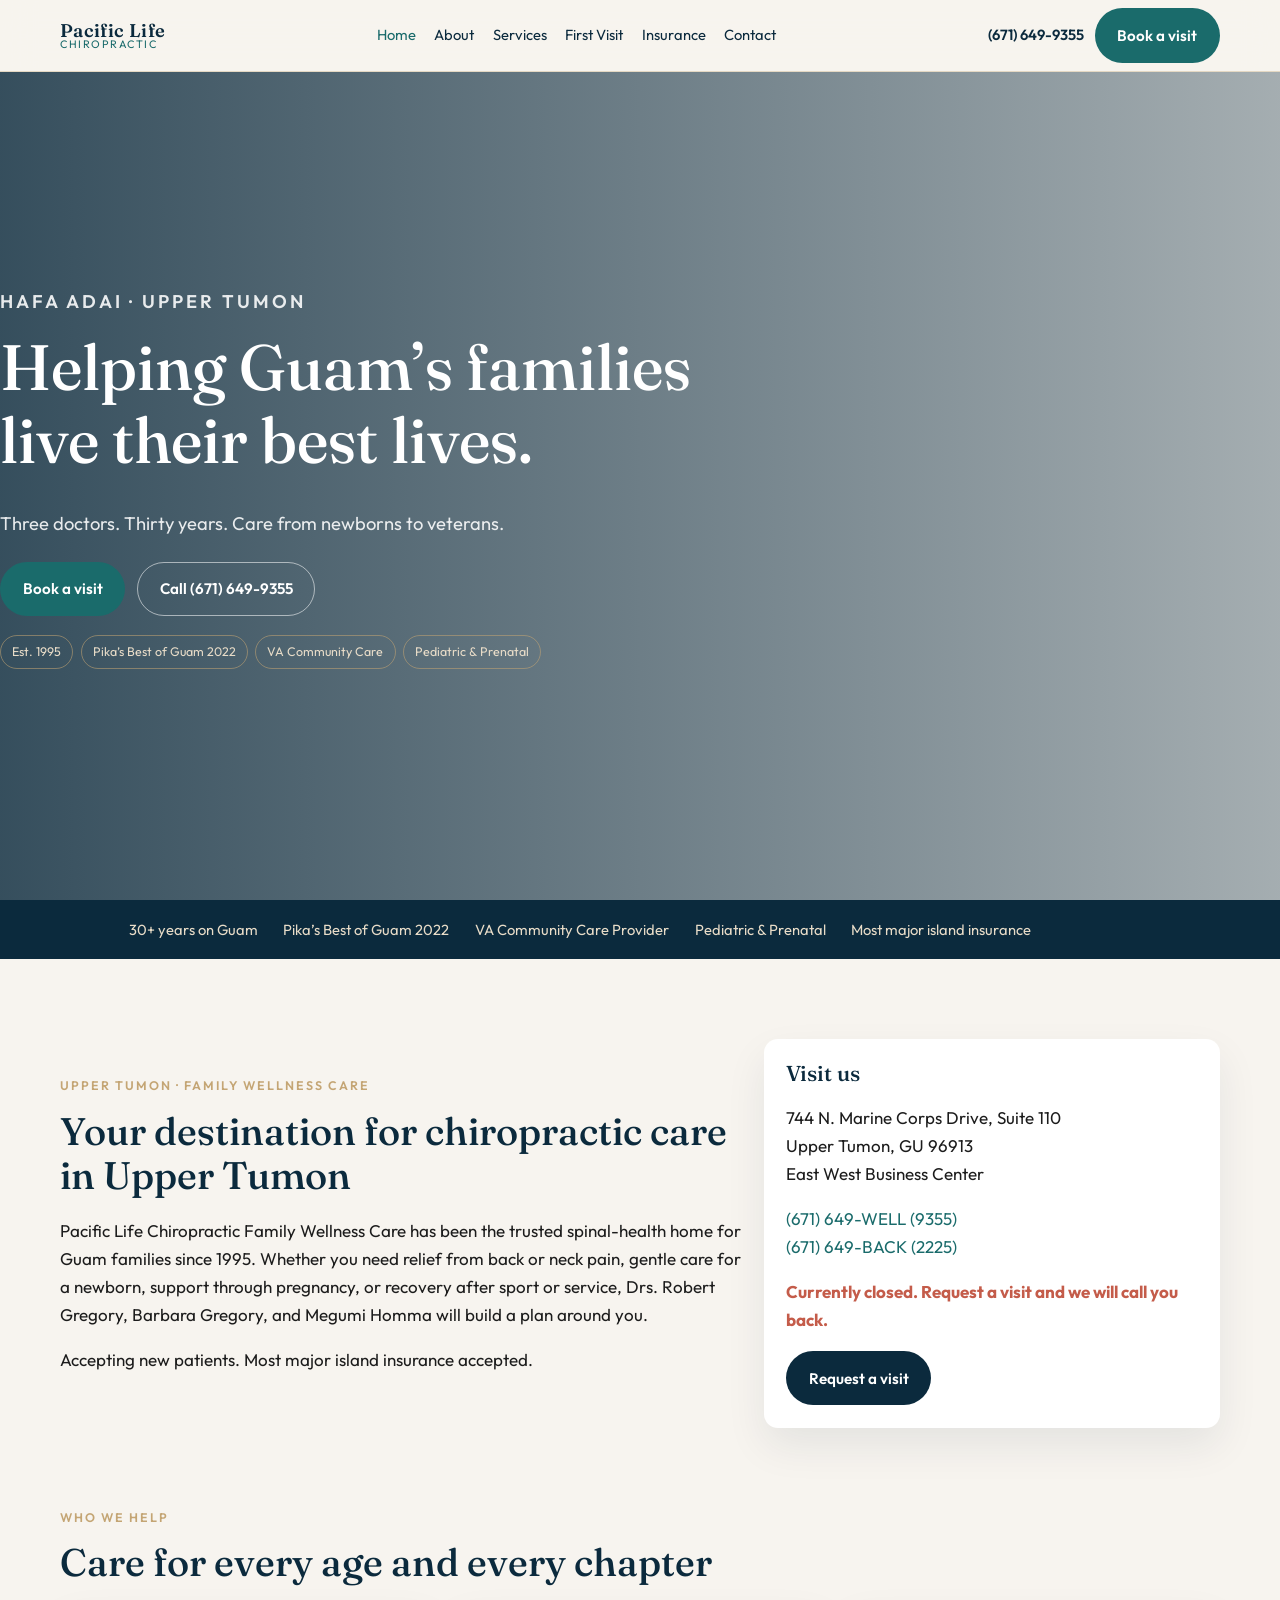
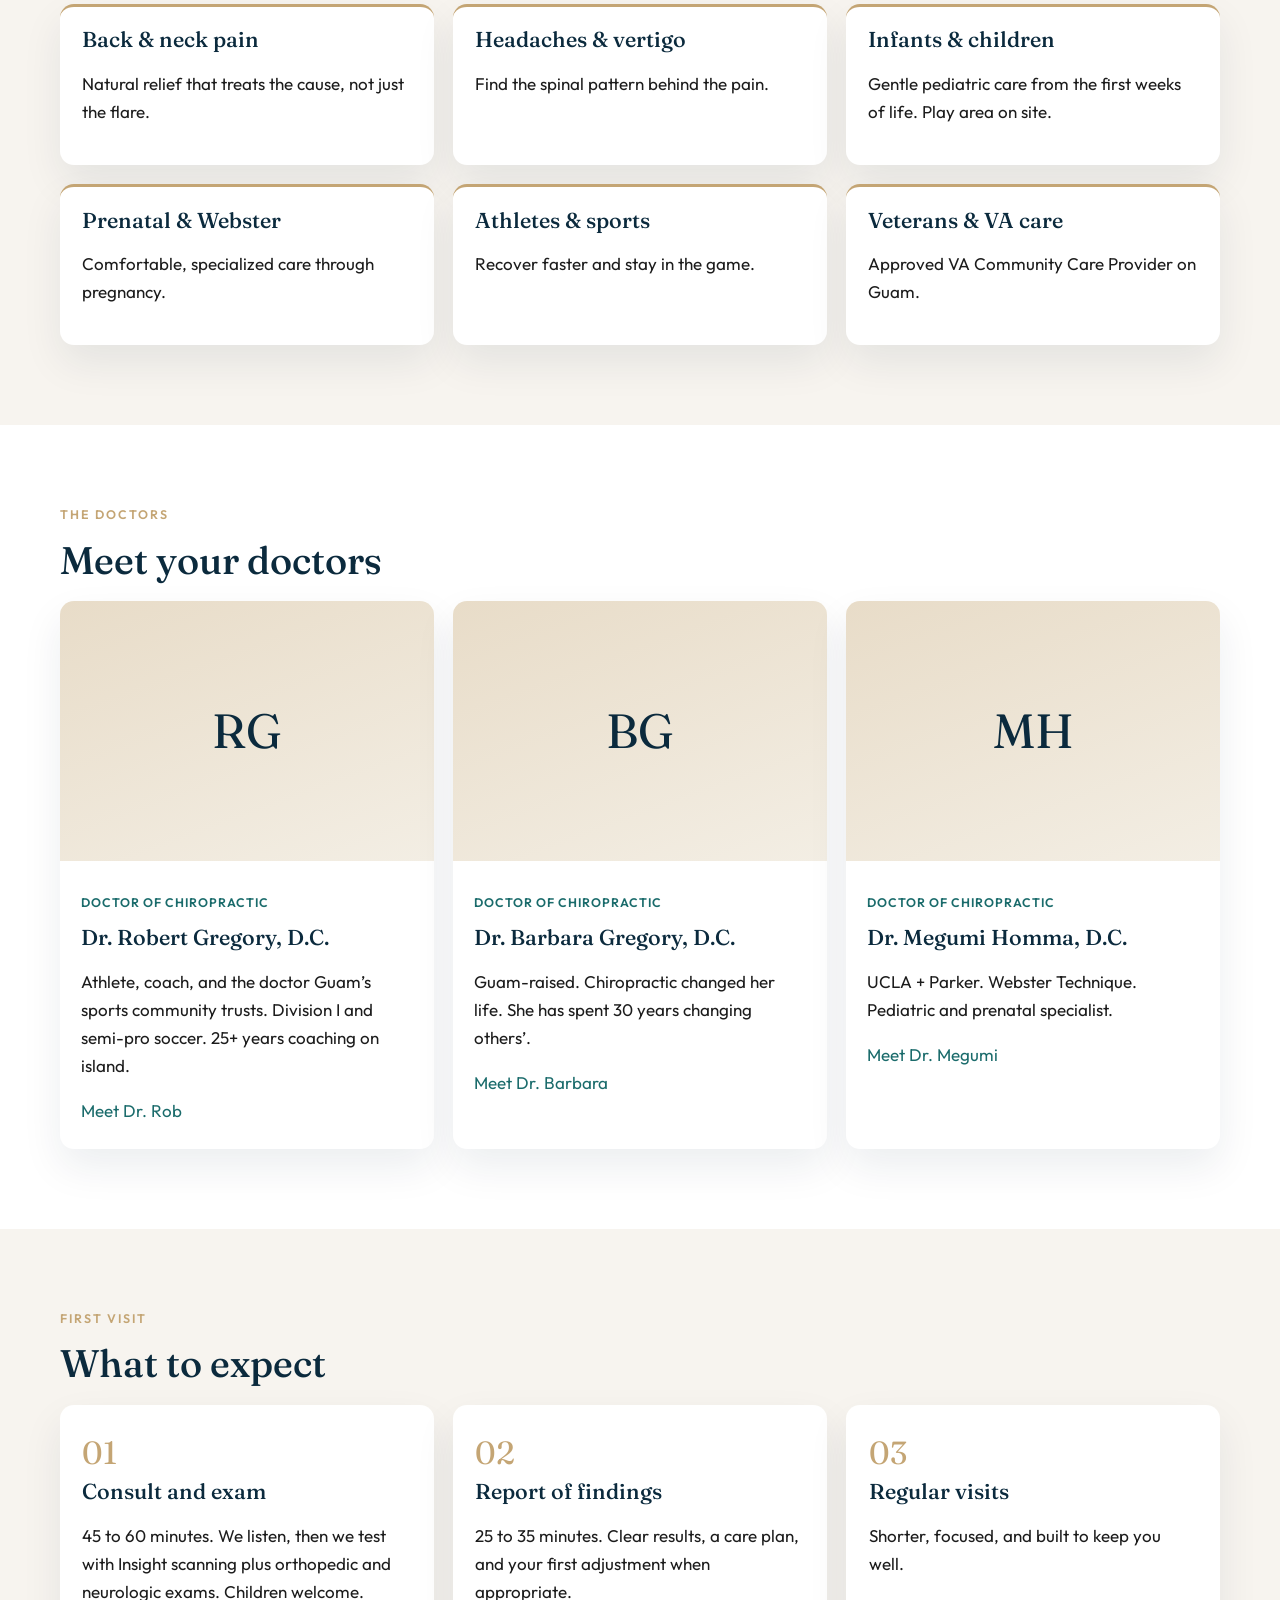
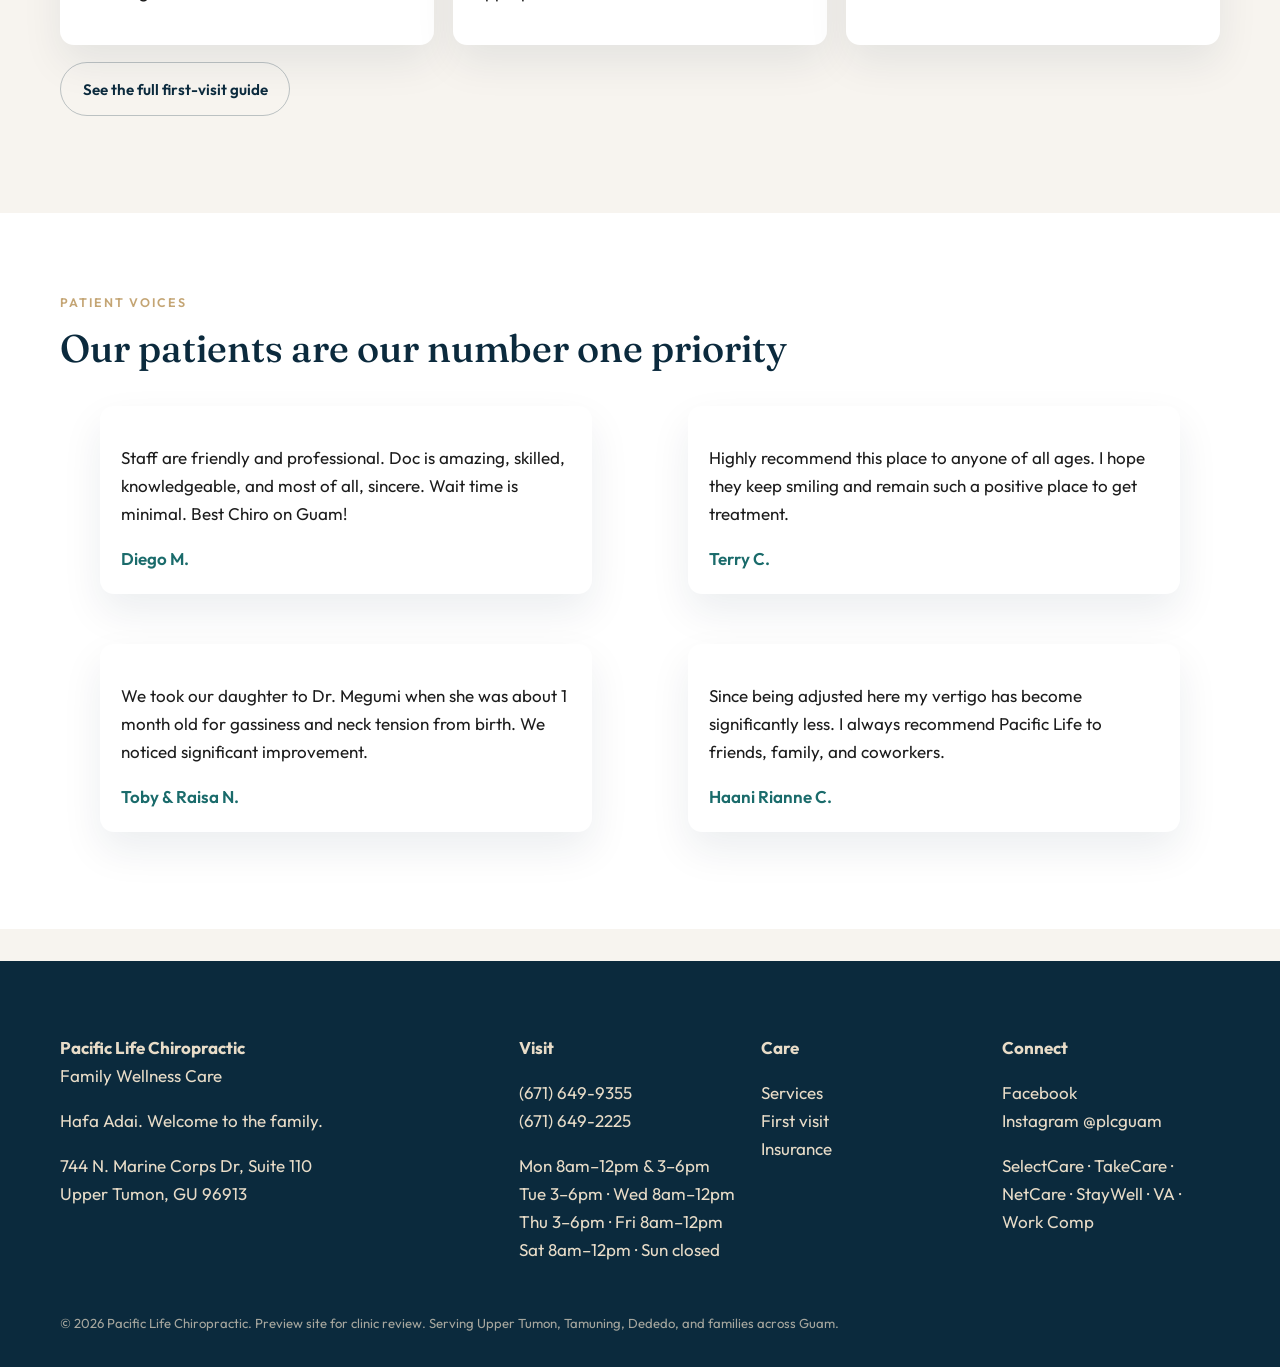
<file: index.html>
<!DOCTYPE html>
<html lang="en">
<head>
  <meta charset="UTF-8">
  <meta name="viewport" content="width=device-width, initial-scale=1">
  <title>Family Chiropractic in Upper Tumon | Pacific Life Chiropractic Guam</title>
  <meta name="description" content="Trusted chiropractic care for Guam families since 1995. Drs. Robert Gregory, Barbara Gregory, and Megumi Homma. Pediatric, prenatal, sports, and VA care in Upper Tumon.">
  <link rel="preconnect" href="https://fonts.googleapis.com">
  <link rel="preconnect" href="https://fonts.gstatic.com" crossorigin>
  <link href="https://fonts.googleapis.com/css2?family=Fraunces:opsz,wght@9..144,500;9..144,600&family=Outfit:wght@400;500;600;700&display=swap" rel="stylesheet">
  <link rel="stylesheet" href="css/styles.css">
</head>
<body>
  <a class="skip" href="#main">Skip to content</a>
  <header class="site">
    <div class="wrap header-inner">
      <a class="brand" href="index.html">
        <b>Pacific Life</b>
        <span>Chiropractic</span>
      </a>
      <nav class="desk" aria-label="Primary">
        <a href="index.html" aria-current="page">Home</a>
        <a href="about.html">About</a>
        <a href="services.html">Services</a>
        <a href="first-visit.html">First Visit</a>
        <a href="insurance.html">Insurance</a>
        <a href="contact.html">Contact</a>
      </nav>
      <div class="actions">
        <a class="phone-link" href="tel:+16716499355">(671) 649-9355</a>
        <a class="btn btn-teal" href="contact.html">Book a visit</a>
        <button class="menu-btn" type="button" data-menu aria-expanded="false" aria-label="Open menu">Menu</button>
      </div>
    </div>
  </header>
  <nav class="mobile-nav" data-mobile-nav>
    <a href="index.html">Home</a>
    <a href="about.html">About</a>
    <a href="services.html">Services</a>
    <a href="first-visit.html">First Visit</a>
    <a href="insurance.html">Insurance</a>
    <a href="contact.html">Contact</a>
  </nav>

  <main id="main">
    <section class="hero">
      <div class="hero-inner">
        <p class="eyebrow">Hafa Adai · Upper Tumon</p>
        <h1>Helping Guam’s families live their best lives.</h1>
        <p>Three doctors. Thirty years. Care from newborns to veterans.</p>
        <div class="hero-ctas">
          <a class="btn btn-teal" href="contact.html">Book a visit</a>
          <a class="btn btn-ghost" href="tel:+16716499355">Call (671) 649-9355</a>
        </div>
        <div class="chips">
          <span class="chip">Est. 1995</span>
          <span class="chip">Pika’s Best of Guam 2022</span>
          <span class="chip">VA Community Care</span>
          <span class="chip">Pediatric &amp; Prenatal</span>
        </div>
      </div>
    </section>

    <div class="trust">
      <ul class="wrap">
        <li>30+ years on Guam</li>
        <li>Pika’s Best of Guam 2022</li>
        <li>VA Community Care Provider</li>
        <li>Pediatric &amp; Prenatal</li>
        <li>Most major island insurance</li>
      </ul>
    </div>

    <section class="section">
      <div class="wrap intro-grid">
        <div>
          <p class="eyebrow">Upper Tumon · Family Wellness Care</p>
          <h2>Your destination for chiropractic care in Upper Tumon</h2>
          <p>Pacific Life Chiropractic Family Wellness Care has been the trusted spinal-health home for Guam families since 1995. Whether you need relief from back or neck pain, gentle care for a newborn, support through pregnancy, or recovery after sport or service, Drs. Robert Gregory, Barbara Gregory, and Megumi Homma will build a plan around you.</p>
          <p>Accepting new patients. Most major island insurance accepted.</p>
        </div>
        <aside class="panel">
          <h3>Visit us</h3>
          <p>744 N. Marine Corps Drive, Suite 110<br>Upper Tumon, GU 96913<br>East West Business Center</p>
          <p><a href="tel:+16716499355">(671) 649-WELL (9355)</a><br><a href="tel:+16716492225">(671) 649-BACK (2225)</a></p>
          <p class="hours-live" data-hours-status></p>
          <a class="btn btn-navy" href="contact.html">Request a visit</a>
        </aside>
      </div>
    </section>

    <section class="section" style="padding-top:0">
      <div class="wrap">
        <p class="eyebrow">Who we help</p>
        <h2>Care for every age and every chapter</h2>
        <div class="cards">
          <article class="card"><h3>Back &amp; neck pain</h3><p>Natural relief that treats the cause, not just the flare.</p></article>
          <article class="card"><h3>Headaches &amp; vertigo</h3><p>Find the spinal pattern behind the pain.</p></article>
          <article class="card"><h3>Infants &amp; children</h3><p>Gentle pediatric care from the first weeks of life. Play area on site.</p></article>
          <article class="card"><h3>Prenatal &amp; Webster</h3><p>Comfortable, specialized care through pregnancy.</p></article>
          <article class="card"><h3>Athletes &amp; sports</h3><p>Recover faster and stay in the game.</p></article>
          <article class="card"><h3>Veterans &amp; VA care</h3><p>Approved VA Community Care Provider on Guam.</p></article>
        </div>
      </div>
    </section>

    <section class="section" style="background:#fff">
      <div class="wrap">
        <p class="eyebrow">The doctors</p>
        <h2>Meet your doctors</h2>
        <div class="doctors">
          <article class="doc">
            <div class="doc-photo" aria-hidden="true">RG</div>
            <div class="doc-body">
              <p class="cred">Doctor of Chiropractic</p>
              <h3>Dr. Robert Gregory, D.C.</h3>
              <p>Athlete, coach, and the doctor Guam’s sports community trusts. Division I and semi-pro soccer. 25+ years coaching on island.</p>
              <a href="about.html">Meet Dr. Rob</a>
            </div>
          </article>
          <article class="doc">
            <div class="doc-photo" aria-hidden="true">BG</div>
            <div class="doc-body">
              <p class="cred">Doctor of Chiropractic</p>
              <h3>Dr. Barbara Gregory, D.C.</h3>
              <p>Guam-raised. Chiropractic changed her life. She has spent 30 years changing others’.</p>
              <a href="about.html">Meet Dr. Barbara</a>
            </div>
          </article>
          <article class="doc">
            <div class="doc-photo" aria-hidden="true">MH</div>
            <div class="doc-body">
              <p class="cred">Doctor of Chiropractic</p>
              <h3>Dr. Megumi Homma, D.C.</h3>
              <p>UCLA + Parker. Webster Technique. Pediatric and prenatal specialist.</p>
              <a href="about.html">Meet Dr. Megumi</a>
            </div>
          </article>
        </div>
      </div>
    </section>

    <section class="section">
      <div class="wrap">
        <p class="eyebrow">First visit</p>
        <h2>What to expect</h2>
        <div class="steps">
          <article class="step"><div class="num">01</div><h3>Consult and exam</h3><p>45 to 60 minutes. We listen, then we test with Insight scanning plus orthopedic and neurologic exams. Children welcome.</p></article>
          <article class="step"><div class="num">02</div><h3>Report of findings</h3><p>25 to 35 minutes. Clear results, a care plan, and your first adjustment when appropriate.</p></article>
          <article class="step"><div class="num">03</div><h3>Regular visits</h3><p>Shorter, focused, and built to keep you well.</p></article>
        </div>
        <p><a class="btn btn-outline" href="first-visit.html">See the full first-visit guide</a></p>
      </div>
    </section>

    <section class="section" style="background:#fff">
      <div class="wrap">
        <p class="eyebrow">Patient voices</p>
        <h2>Our patients are our number one priority</h2>
        <div class="reviews">
          <blockquote class="quote"><p>Staff are friendly and professional. Doc is amazing, skilled, knowledgeable, and most of all, sincere. Wait time is minimal. Best Chiro on Guam!</p><footer>Diego M.</footer></blockquote>
          <blockquote class="quote"><p>Highly recommend this place to anyone of all ages. I hope they keep smiling and remain such a positive place to get treatment.</p><footer>Terry C.</footer></blockquote>
          <blockquote class="quote"><p>We took our daughter to Dr. Megumi when she was about 1 month old for gassiness and neck tension from birth. We noticed significant improvement.</p><footer>Toby &amp; Raisa N.</footer></blockquote>
          <blockquote class="quote"><p>Since being adjusted here my vertigo has become significantly less. I always recommend Pacific Life to friends, family, and coworkers.</p><footer>Haani Rianne C.</footer></blockquote>
        </div>
      </div>
    </section>
  </main>

  <footer class="footer">
    <div class="wrap footer-grid">
      <div>
        <p><b>Pacific Life Chiropractic</b><br>Family Wellness Care</p>
        <p>Hafa Adai. Welcome to the family.</p>
        <p>744 N. Marine Corps Dr, Suite 110<br>Upper Tumon, GU 96913</p>
      </div>
      <div>
        <p><b>Visit</b></p>
        <p><a href="tel:+16716499355">(671) 649-9355</a><br><a href="tel:+16716492225">(671) 649-2225</a></p>
        <p>Mon 8am–12pm &amp; 3–6pm<br>Tue 3–6pm · Wed 8am–12pm<br>Thu 3–6pm · Fri 8am–12pm<br>Sat 8am–12pm · Sun closed</p>
      </div>
      <div>
        <p><b>Care</b></p>
        <p><a href="services.html">Services</a><br><a href="first-visit.html">First visit</a><br><a href="insurance.html">Insurance</a></p>
      </div>
      <div>
        <p><b>Connect</b></p>
        <p><a href="https://www.facebook.com/pacificlifechiropracticguam">Facebook</a><br><a href="https://www.instagram.com/plcguam">Instagram @plcguam</a></p>
        <p>SelectCare · TakeCare · NetCare · StayWell · VA · Work Comp</p>
      </div>
    </div>
    <p class="wrap fine">© 2026 Pacific Life Chiropractic. Preview site for clinic review. Serving Upper Tumon, Tamuning, Dededo, and families across Guam.</p>
  </footer>

  <div class="mobile-dock">
    <a class="btn btn-ghost" href="tel:+16716499355">Call</a>
    <a class="btn btn-teal" href="contact.html">Book a visit</a>
  </div>
  <script src="js/main.js"></script>
</body>
</html>
</file>
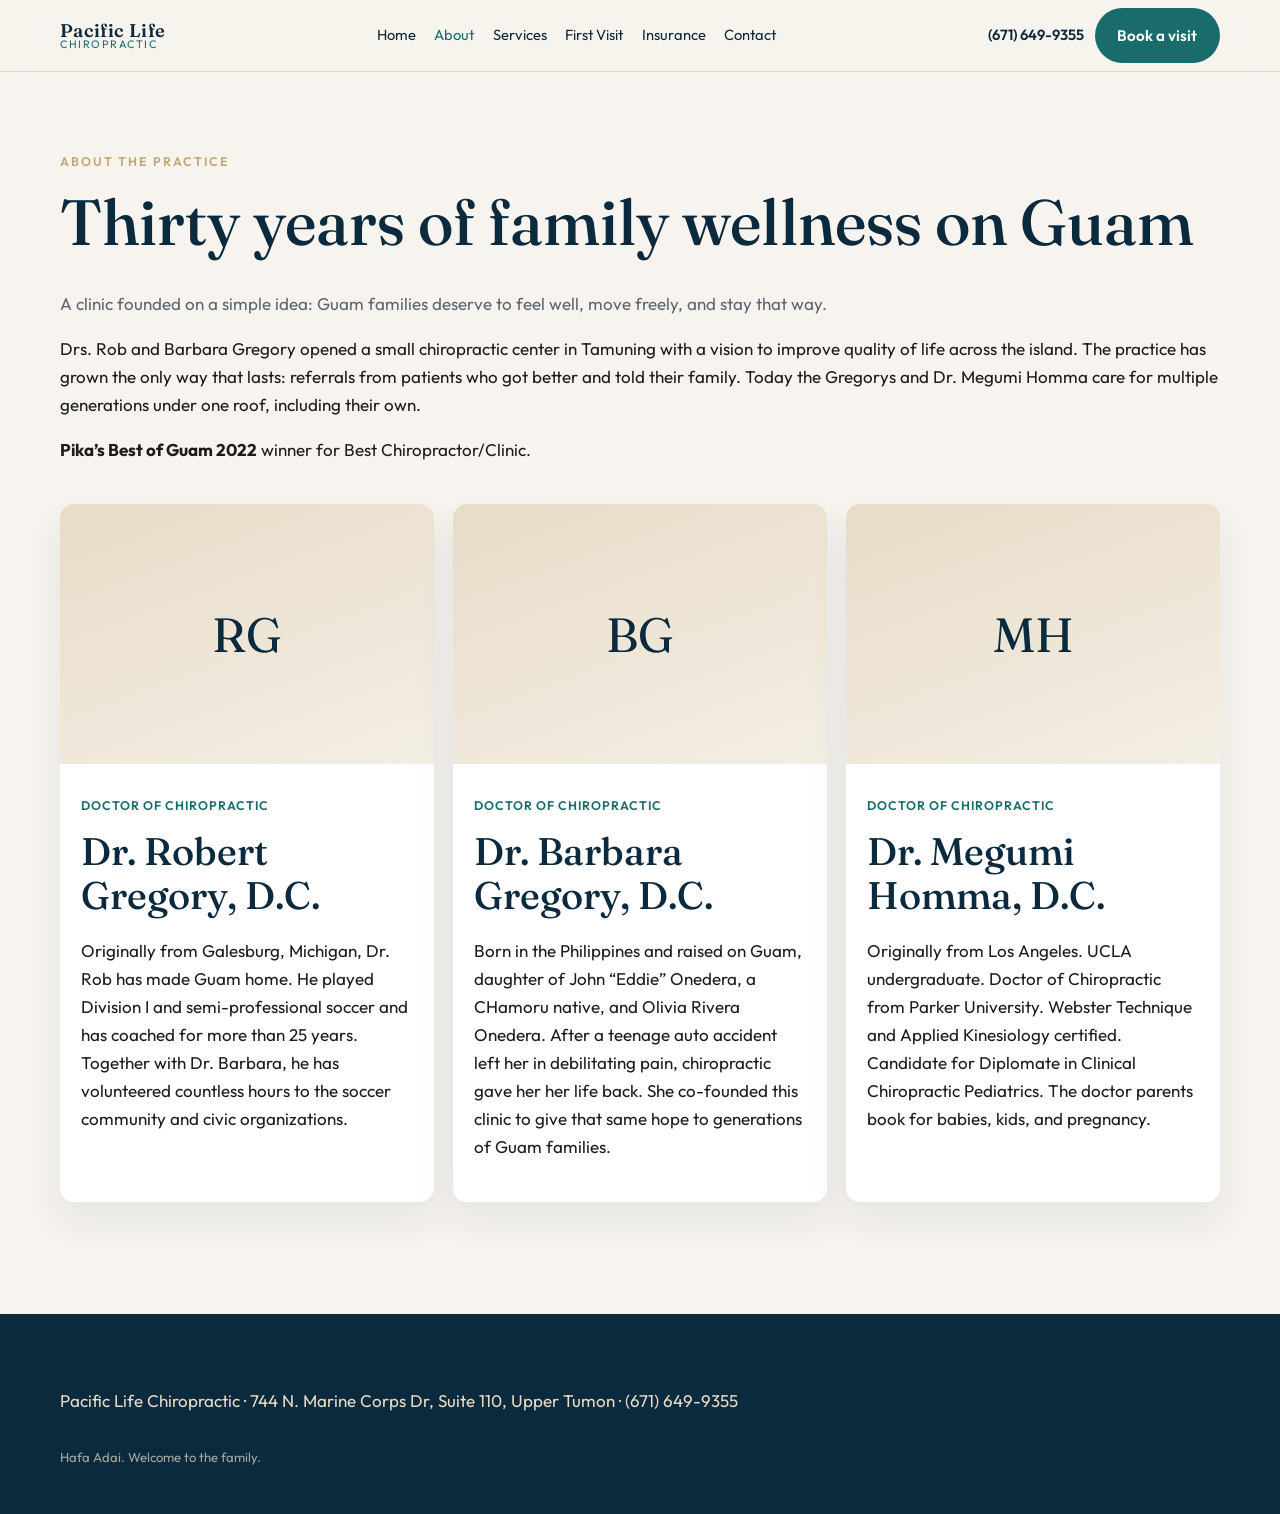
<file: about.html>
<!DOCTYPE html>
<html lang="en">
<head>
  <meta charset="UTF-8">
  <meta name="viewport" content="width=device-width, initial-scale=1">
  <title>Meet the Doctors | Pacific Life Chiropractic Guam</title>
  <meta name="description" content="Meet Drs. Robert Gregory, Barbara Gregory, and Megumi Homma. Thirty years of family chiropractic care in Upper Tumon, Guam.">
  <link rel="preconnect" href="https://fonts.googleapis.com">
  <link rel="preconnect" href="https://fonts.gstatic.com" crossorigin>
  <link href="https://fonts.googleapis.com/css2?family=Fraunces:opsz,wght@9..144,500;9..144,600&family=Outfit:wght@400;500;600;700&display=swap" rel="stylesheet">
  <link rel="stylesheet" href="css/styles.css">
</head>
<body>
  <a class="skip" href="#main">Skip to content</a>
  <header class="site">
    <div class="wrap header-inner">
      <a class="brand" href="index.html"><b>Pacific Life</b><span>Chiropractic</span></a>
      <nav class="desk" aria-label="Primary">
        <a href="index.html">Home</a>
        <a href="about.html" aria-current="page">About</a>
        <a href="services.html">Services</a>
        <a href="first-visit.html">First Visit</a>
        <a href="insurance.html">Insurance</a>
        <a href="contact.html">Contact</a>
      </nav>
      <div class="actions">
        <a class="phone-link" href="tel:+16716499355">(671) 649-9355</a>
        <a class="btn btn-teal" href="contact.html">Book a visit</a>
        <button class="menu-btn" type="button" data-menu aria-expanded="false" aria-label="Open menu">Menu</button>
      </div>
    </div>
  </header>
  <nav class="mobile-nav" data-mobile-nav>
    <a href="index.html">Home</a><a href="about.html">About</a><a href="services.html">Services</a><a href="first-visit.html">First Visit</a><a href="insurance.html">Insurance</a><a href="contact.html">Contact</a>
  </nav>
  <main id="main" class="section">
    <div class="wrap">
      <p class="eyebrow">About the practice</p>
      <h1>Thirty years of family wellness on Guam</h1>
      <p class="muted">A clinic founded on a simple idea: Guam families deserve to feel well, move freely, and stay that way.</p>
      <p>Drs. Rob and Barbara Gregory opened a small chiropractic center in Tamuning with a vision to improve quality of life across the island. The practice has grown the only way that lasts: referrals from patients who got better and told their family. Today the Gregorys and Dr. Megumi Homma care for multiple generations under one roof, including their own.</p>
      <p><b>Pika’s Best of Guam 2022</b> winner for Best Chiropractor/Clinic.</p>
    </div>
    <div class="wrap doctors" style="margin-top:2.5rem">
      <article class="doc">
        <div class="doc-photo">RG</div>
        <div class="doc-body">
          <p class="cred">Doctor of Chiropractic</p>
          <h2>Dr. Robert Gregory, D.C.</h2>
          <p>Originally from Galesburg, Michigan, Dr. Rob has made Guam home. He played Division I and semi-professional soccer and has coached for more than 25 years. Together with Dr. Barbara, he has volunteered countless hours to the soccer community and civic organizations.</p>
        </div>
      </article>
      <article class="doc">
        <div class="doc-photo">BG</div>
        <div class="doc-body">
          <p class="cred">Doctor of Chiropractic</p>
          <h2>Dr. Barbara Gregory, D.C.</h2>
          <p>Born in the Philippines and raised on Guam, daughter of John “Eddie” Onedera, a CHamoru native, and Olivia Rivera Onedera. After a teenage auto accident left her in debilitating pain, chiropractic gave her her life back. She co-founded this clinic to give that same hope to generations of Guam families.</p>
        </div>
      </article>
      <article class="doc">
        <div class="doc-photo">MH</div>
        <div class="doc-body">
          <p class="cred">Doctor of Chiropractic</p>
          <h2>Dr. Megumi Homma, D.C.</h2>
          <p>Originally from Los Angeles. UCLA undergraduate. Doctor of Chiropractic from Parker University. Webster Technique and Applied Kinesiology certified. Candidate for Diplomate in Clinical Chiropractic Pediatrics. The doctor parents book for babies, kids, and pregnancy.</p>
        </div>
      </article>
    </div>
  </main>
  <footer class="footer">
    <div class="wrap"><p>Pacific Life Chiropractic · 744 N. Marine Corps Dr, Suite 110, Upper Tumon · <a href="tel:+16716499355">(671) 649-9355</a></p>
    <p class="fine">Hafa Adai. Welcome to the family.</p></div>
  </footer>
  <div class="mobile-dock"><a class="btn btn-ghost" href="tel:+16716499355">Call</a><a class="btn btn-teal" href="contact.html">Book a visit</a></div>
  <script src="js/main.js"></script>
</body>
</html>
</file>
<file: css/styles.css>
:root{--navy:#0B2A3D;--teal:#1A6B6B;--teal-deep:#0E4A4A;--sand:#E8DCC8;--ivory:#F7F4EF;--gold:#C4A574;--charcoal:#1C1C1C;--muted:#5C6570;--white:#fff;--coral:#C45C4A;--shadow:0 18px 40px rgba(11,42,61,.08);--radius:14px;--header-h:72px}*,*::before,*::after{box-sizing:border-box}html{scroll-behavior:smooth}body{margin:0;font-family:Outfit,Avenir Next,system-ui,sans-serif;color:var(--charcoal);background:var(--ivory);line-height:1.65;font-size:17px}img{max-width:100%;display:block}a{color:var(--teal);text-decoration:none}h1,h2,h3,h4{font-family:Fraunces,Newsreader,Iowan Old Style,Georgia,serif;line-height:1.15;font-weight:500;color:var(--navy);margin:0 0 .5em}h1{font-size:clamp(2.3rem,5vw,4.2rem)}h2{font-size:clamp(1.8rem,3vw,2.6rem)}h3{font-size:1.35rem}.eyebrow{font-size:.78rem;letter-spacing:.16em;text-transform:uppercase;color:var(--gold);font-weight:600;margin:0 0 .75rem}.skip{position:absolute;left:-999px;top:0;background:var(--gold);color:var(--navy);padding:.6rem 1rem}.skip:focus{left:1rem;top:1rem;z-index:1000}.wrap{width:min(1160px,calc(100% - 2.4rem));margin:0 auto}header.site{position:sticky;top:0;z-index:50;background:rgba(247,244,239,.94);backdrop-filter:blur(16px);border-bottom:1px solid rgba(196,165,116,.35);height:var(--header-h)}.header-inner{height:100%;display:flex;align-items:center;justify-content:space-between;gap:1rem}.brand{display:flex;flex-direction:column;line-height:.95;color:var(--navy)}.brand b{font-family:Fraunces,serif;font-size:1.15rem;font-weight:600;letter-spacing:.02em}.brand span{font-size:.68rem;letter-spacing:.14em;text-transform:uppercase;color:var(--teal)}nav.desk{display:flex;gap:1.15rem;font-size:.92rem}nav.desk a{color:var(--navy)}nav.desk a[aria-current="page"]{color:var(--teal)}header .actions{display:flex;align-items:center;gap:.7rem}.btn{display:inline-flex;align-items:center;justify-content:center;border-radius:999px;padding:.85rem 1.35rem;font-weight:600;border:1px solid transparent;cursor:pointer;font-family:inherit;font-size:.95rem}.btn-teal{background:var(--teal);color:#fff}.btn-teal:hover{background:var(--teal-deep)}.btn-navy{background:var(--navy);color:#fff}.btn-ghost{background:transparent;color:#fff;border-color:rgba(255,255,255,.55)}.btn-outline{background:transparent;color:var(--navy);border-color:rgba(11,42,61,.25)}.phone-link{color:var(--navy);font-weight:600;font-size:.92rem}.menu-btn{display:none;background:none;border:0;font-size:1.4rem;color:var(--navy)}.hero{min-height:calc(100svh - var(--header-h));display:grid;place-items:center;color:#fff;position:relative;background:linear-gradient(90deg,rgba(11,42,61,.82),rgba(11,42,61,.35)),url("https://images.unsplash.com/photo-1507525428034-b723cf961d3e?auto=format&fit=crop&w=1800&q=80") center/cover}.hero-inner{width:min(760px,calc(100% - 2.4rem));margin-right:auto;padding:4rem 0 5rem}.hero h1{color:#fff}.hero p{font-size:1.15rem;color:rgba(255,255,255,.88);max-width:38rem}.hero-ctas{display:flex;flex-wrap:wrap;gap:.75rem;margin:1.4rem 0 1.2rem}.chips{display:flex;flex-wrap:wrap;gap:.45rem}.chip{border:1px solid rgba(196,165,116,.55);color:var(--sand);border-radius:999px;padding:.35rem .7rem;font-size:.78rem}.trust{background:var(--navy);color:var(--sand);padding:1.1rem 0}.trust ul{display:flex;flex-wrap:wrap;gap:.8rem 1.6rem;list-style:none;margin:0;padding:0;justify-content:center;font-size:.92rem}.section{padding:5rem 0}.intro-grid,.cards,.doctors,.steps,.split{display:grid;gap:1.2rem}.intro-grid{grid-template-columns:1.2fr .8fr;align-items:center}.panel{background:#fff;border-radius:var(--radius);padding:1.4rem;box-shadow:var(--shadow)}.muted{color:var(--muted)}.cards{grid-template-columns:repeat(3,1fr)}.card{background:#fff;border-radius:var(--radius);padding:1.35rem;box-shadow:var(--shadow);border-top:3px solid var(--gold)}.card h3{margin-bottom:.35rem}.doctors{grid-template-columns:repeat(3,1fr)}.doc{background:#fff;border-radius:var(--radius);overflow:hidden;box-shadow:var(--shadow)}.doc-photo{height:260px;display:grid;place-items:center;color:var(--navy);font-family:Fraunces,serif;font-size:3rem;background:linear-gradient(160deg,var(--sand),#f3eee4)}.doc-body{padding:1.2rem 1.3rem 1.5rem}.doc-body .cred{color:var(--teal);font-size:.78rem;letter-spacing:.08em;text-transform:uppercase;font-weight:600}.steps{grid-template-columns:repeat(3,1fr)}.step{background:#fff;padding:1.4rem;border-radius:var(--radius);box-shadow:var(--shadow)}.step .num{font-family:Fraunces,serif;color:var(--gold);font-size:2rem}.reviews{display:grid;grid-template-columns:repeat(2,1fr);gap:1rem}.quote{background:#fff;padding:1.3rem;border-radius:var(--radius);box-shadow:var(--shadow)}.quote footer{margin-top:.8rem;color:var(--teal);font-weight:600}.split{grid-template-columns:1fr 1fr;align-items:start}.hours-table{width:100%;border-collapse:collapse;background:#fff;border-radius:var(--radius);overflow:hidden;box-shadow:var(--shadow)}.hours-table th,.hours-table td{padding:.75rem 1rem;text-align:left;border-bottom:1px solid #eee}.hours-table thead{background:var(--navy);color:#fff}.is-closed{color:var(--muted)}.hours-live[data-state="open"]{color:var(--teal);font-weight:700}.hours-live[data-state="closed"]{color:var(--coral);font-weight:700}form.lead{display:grid;gap:.8rem}.lead label{display:grid;gap:.3rem;font-weight:600;font-size:.92rem}.lead input,.lead select,.lead textarea{font:inherit;padding:.75rem .85rem;border:1px solid #d7cfc3;border-radius:10px;background:#fff}.lead textarea{min-height:120px;resize:vertical}.form-success{display:none;background:#e8f3f1;border:1px solid var(--teal);color:var(--teal-deep);padding:1rem;border-radius:var(--radius)}.mobile-dock{display:none;position:fixed;left:0;right:0;bottom:0;background:var(--navy);padding:.65rem .8rem calc(.65rem + env(safe-area-inset-bottom));gap:.6rem;z-index:60}.mobile-dock a{flex:1;text-align:center}.footer{background:var(--navy);color:var(--sand);padding:3.5rem 0 2rem;margin-top:2rem}.footer a{color:var(--sand)}.footer-grid{display:grid;grid-template-columns:2fr 1fr 1fr 1fr;gap:1.5rem}.fine{margin-top:2rem;font-size:.82rem;color:rgba(232,220,200,.7)}.mobile-nav{display:none;position:fixed;inset:var(--header-h) 0 0 0;background:var(--ivory);padding:1.2rem;z-index:40}.mobile-nav.open{display:grid;gap:1rem;align-content:start}.mobile-nav a{font-size:1.2rem;color:var(--navy)}@media (max-width:900px){nav.desk,.phone-link{display:none}.menu-btn{display:block}.intro-grid,.cards,.doctors,.steps,.split,.reviews,.footer-grid{grid-template-columns:1fr}.hero{min-height:78svh}.mobile-dock{display:flex}body{padding-bottom:84px}}@media (prefers-reduced-motion:reduce){html{scroll-behavior:auto}}
</file>
